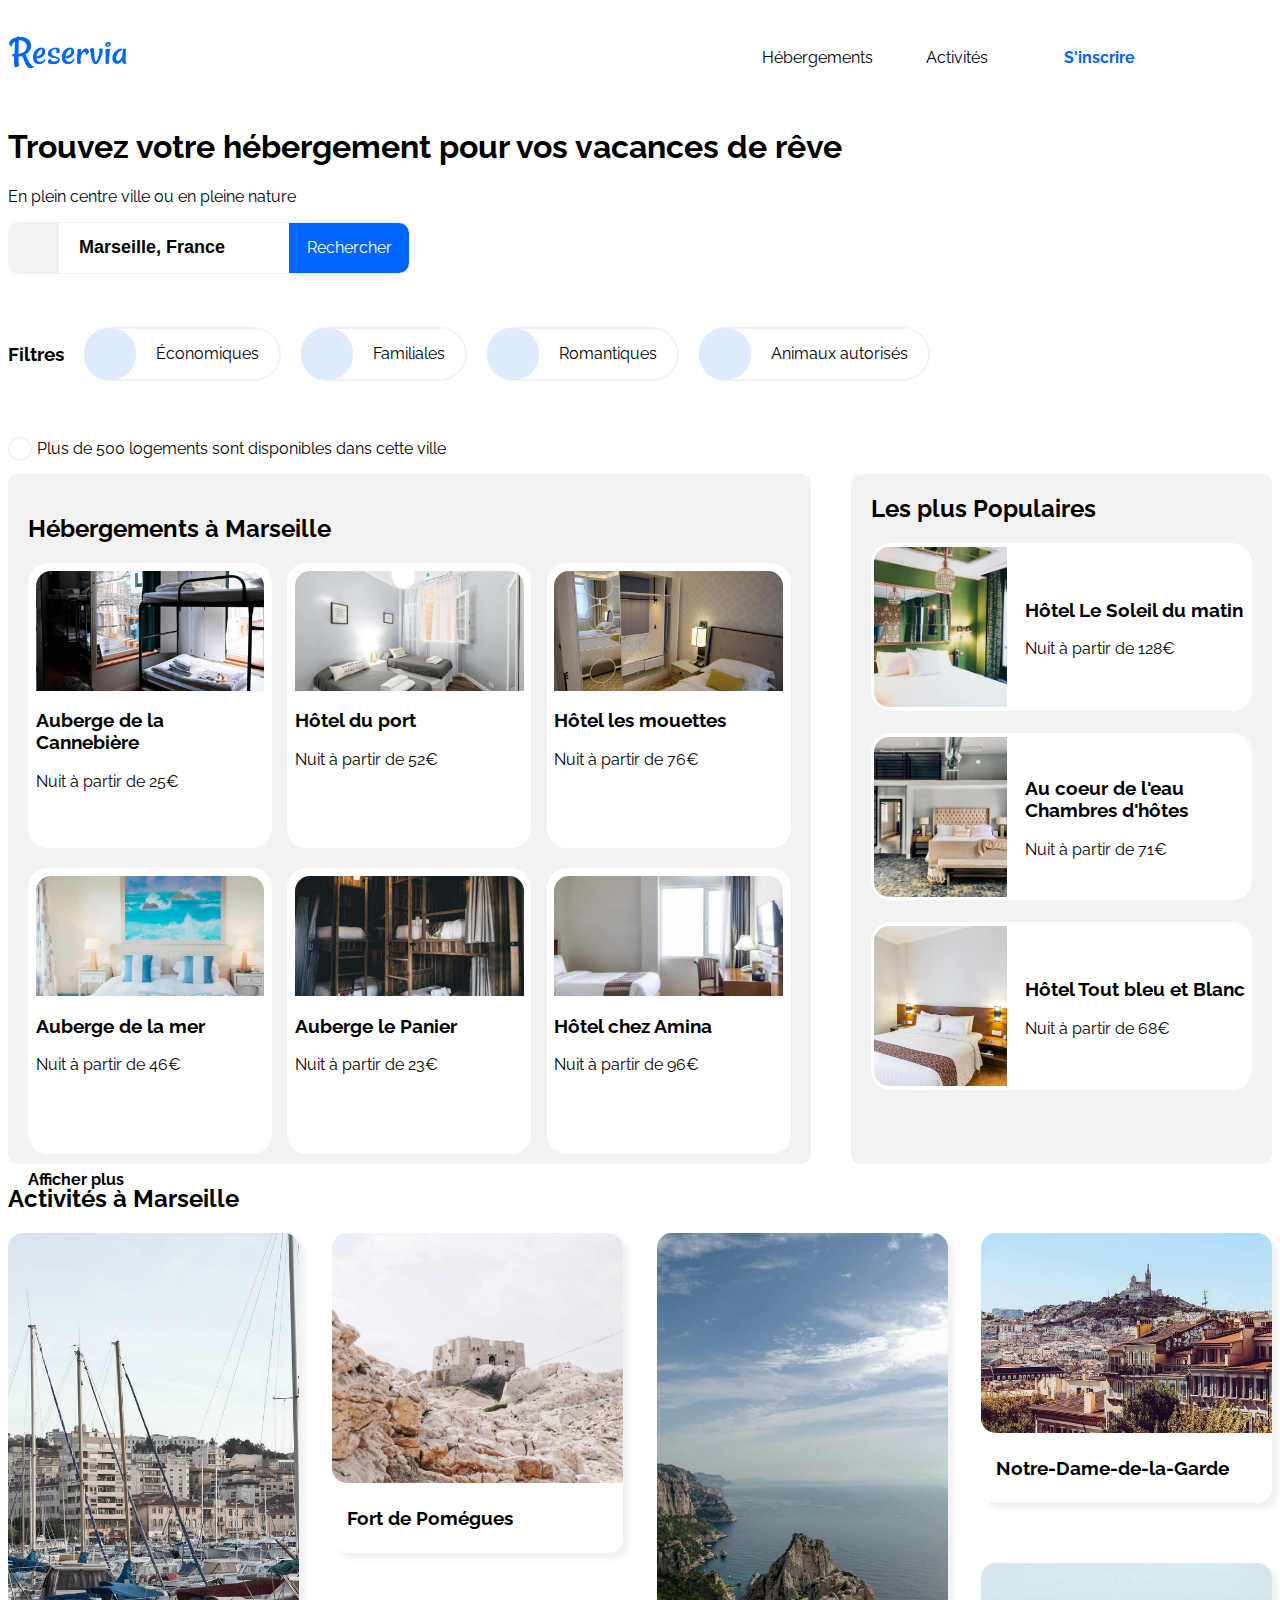
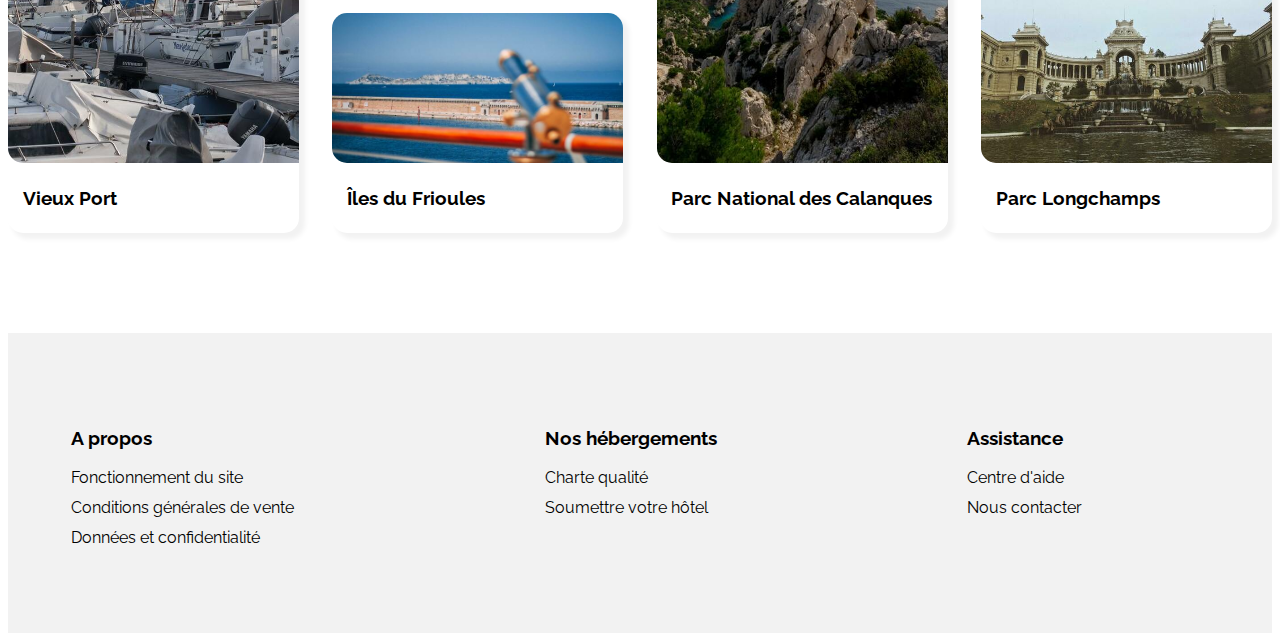
<file: index.html>
<!DOCTYPE html>
<html lang="en">

<head>
    <meta charset="UTF-8">
    <meta http-equiv="X-UA-Compatible" content="IE=edge" />
    <meta name="viewport" content="width=device-width, initial-scale=1.0" />
    <link rel="stylesheet" href="https://use.fontawesome.com/releases/v5.15.4/css/all.css"
        integrity="sha384-DyZ88mC6Up2uqS4h/KRgHuoeGwBcD4Ng9SiP4dIRy0EXTlnuz47vAwmeGwVChigm" crossorigin="anonymous">
    <link rel="preconnect" href="https://fonts.googleapis.com">
    <link rel="preconnect" href="https://fonts.gstatic.com" crossorigin>
    <link href="https://fonts.googleapis.com/css2?family=Raleway&display=swap" rel="stylesheet">
    <link rel="stylesheet" href="style/style.css">
    <link rel="stylesheet" href="style/responsive-tablette-style.css">
    <link rel="stylesheet" href="style/responsive-mobile-style.css" />

    <title>Reservia</title>
</head>

<body>
    <header>
    <nav class="sizeNavigation">
        <div class="sizeLiens flexBetween">
            <div>
                <img class="margeduLogo" src="./img/Reservia@3x.png" alt="Logo Reservia" width="120" height="50">

            </div>


            <div class="sizeLien1et2 flexCentre">
                <div class="sizeLien sizeLienMobile flexCentre bordureNavigation">
                    <a class="colorLien2 decorationDelete " href="#hebergements">Hébergements</a>
                </div>
                <div class="sizeLien sizeLienMobile flexCentre bordureNavigation">
                    <a class="colorLien2 decorationDelete" href="#activites">Activités</a>
                </div>
            </div>

                <div class="sizeLien flexCentre bordureNavigation">
                    <a class="texteGras sizeLienSinscrire colorBleu decorationDelete sizeLienInscrire" href="#">S'inscrire</a>
                </div>
            </div>

        </div>
    </nav>
    <header>
        <section>
            <div class="mobileTitreParagraphes">
                <h1 class="texteGras">Trouvez votre hébergement pour vos vacances de rêve</h1>
                <p class="mobileTitreParagraphes">En plein centre ville ou en pleine nature</p>
            </div>
            <div class="bordureSearch flexCentre">
                <div class="backGris flexCentre iconSize">
                    <i class="fas fa-map-marker-alt"></i>
                </div>
                <div>
                    <input class="recherche flexCentre bordureDelete paddingSearch" type="search"
                        value="Marseille, France" />

                </div>
                <div class="backBleu flexCentre buttonSearch">
                    <span class="mobileNone">Rechercher</span>
                    <span class="desktopNone1"><i class="fas fa-search"></i></span>
                </div>
            </div>

            <div class="filtrepourMobile filtre margeFiltre">
                <div class="margeFiltreduTitre">
                    <h3>Filtres</h3>
                </div>



                <div class="flexAround">

                    <div class="flexBetween filtreduTexteIcons filtreTexteIcons">
                        <i class="fas fa-money-bill-wave fa-lg filtredesIcons flexCentre"></i>
                        <div class="filtreTexte flexCentre">Économiques</div>
                    </div>
                    <div class="mobileEconomiques flexBetween filtreduTexteIcons filtreTexteIcons">
                        <i class="fas fa-child fa-lg filtredesIcons flexCentre"></i>
                        <div class="filtreTexte flexCentre">Familiales</div>
                    </div>
                </div>


                <div class="filtrepourMobile flexAround">
                    <div class="mobileFamiliales flexBetween filtreduTexteIcons filtreTexteIcons">
                        <i class="fas fa-heart fa-lg filtredesIcons flexCentre"></i>
                        <div class="filtreTexte flexCentre">Romantiques</div>
                    </div>
                    <div class="flexBetween filtreduTexteIcons filtreTexteIcons">
                        <i class="fas fa-dog fa-lg filtredesIcons flexCentre"></i>
                        <div class="filtreTexte flexCentre">Animaux autorisés</div>
                    </div>
                </div>
            </div>

            <div class="info">

                <div class="IconbBaliseParent flexCentre">
                    <i class="fas fa-info fa-xs colorBleu"></i>
                </div>

                <div>
                    <p>Plus de 500 logements sont disponibles dans cette ville</p>
                </div>


            </div>

        </section>
    </header>
    
    <section id="hebergements" class="flexAround">
        <div class="flexColumnAround sizeHebergements backGris blocHebergements">
            <h2>Hébergements à Marseille</h2>
            <div class="bloc1 flexBetween">
                <div class="cubeHebergements flexColumnCentre">
                    <div class="imagesHebergements1"></div>
                    <div class="cubeDetailsHebergements">
                        <h3>Auberge de la Cannebière</h3>
                        <p>Nuit à partir de 25€</p>
                        <div>
                            <i class="fas fa-star colorBleu"></i>
                            <i class="fas fa-star colorBleu"></i>
                            <i class="fas fa-star colorBleu"></i>
                            <i class="fas fa-star colorBleu"></i>
                            <i class="fas fa-star colorGris"></i>
                        </div>
                    </div>
                </div>

                <div class="cubeHebergements flexColumnCentre">
                    <div class="imagesHebergements2"></div>
                    <div class="cubeDetailsHebergements">
                        <h3>Hôtel du port</h3>
                        <p>Nuit à partir de 52€</p>
                        <div>
                            <i class="fas fa-star colorBleu"></i>
                            <i class="fas fa-star colorBleu"></i>
                            <i class="fas fa-star colorBleu"></i>
                            <i class="fas fa-star colorBleu"></i>
                            <i class="fas fa-star colorBleu"></i>
                        </div>

                    </div>
                </div>

                <div class="cubeHebergements flexColumnCentre">
                    <div class="imagesHebergements3"></div>
                    <div class="cubeDetailsHebergements">
                        <h3>Hôtel les mouettes</h3>
                        <p>Nuit à partir de 76€</p>
                        <div>
                            <i class="fas fa-star colorBleu"></i>
                            <i class="fas fa-star colorBleu"></i>
                            <i class="fas fa-star colorBleu"></i>
                            <i class="fas fa-star colorBleu"></i>
                            <i class="fas fa-star colorGris"></i>

                        </div>
                    </div>
                </div>
            </div>
            <div class="bloc2 flexBetween">
                <div class="cubeHebergements flexColumnCentre">
                    <div class="imagesHebergements4"></div>
                    <div class="cubeDetailsHebergements">
                        <h3>Auberge de la mer</h3>
                        <p>Nuit à partir de 46€</p>
                        <div>
                            <i class="fas fa-star colorBleu"></i>
                            <i class="fas fa-star colorBleu"></i>
                            <i class="fas fa-star colorBleu"></i>
                            <i class="fas fa-star colorGris"></i>
                            <i class="fas fa-star colorGris"></i>

                        </div>
                    </div>
                </div>

                <div class="cubeHebergements flexColumnCentre">
                    <div class="imagesHebergements5"></div>
                    <div class="cubeDetailsHebergements">
                        <h3>Auberge le Panier</h3>
                        <p>Nuit à partir de 23€</p>
                        <div>
                            <i class="fas fa-star colorBleu"></i>
                            <i class="fas fa-star colorBleu"></i>
                            <i class="fas fa-star colorBleu"></i>
                            <i class="fas fa-star colorBleu"></i>
                            <i class="fas fa-star colorGris"></i>

                        </div>
                    </div>
                </div>

                <div class="cubeHebergements flexColumnCentre">
                    <div class="imagesHebergements6"></div>
                    <div class="cubeDetailsHebergements">
                        <h3>Hôtel chez Amina</h3>
                        <p>Nuit à partir de 96€</p>
                        <div>
                            <i class="fas fa-star colorBleu"></i>
                            <i class="fas fa-star colorBleu"></i>
                            <i class="fas fa-star colorBleu"></i>
                            <i class="fas fa-star colorBleu"></i>
                            <i class="fas fa-star colorBleu"></i>
                        </div>

                    </div>
                </div>
            </div>


            <div></div>
            <p class="texteGras">Afficher plus</p>
        </div>
        <div class="sizePopulaires blocPopulaires  backGris">
            <div class="flexBetween">
                <h2 class="tabletteSizeTitre texteGras">Les plus Populaires</h2>
                <div><i class="fas fa-chart-line fa-2x"></i></div>
            </div>

            <div class="flexColumnAround ">

                <div class="blocPopulaire1et2 cubePopulaires flexCentre">
                    <div class="ImagesPopulaires1"></div>
                    <div class="cubeDetailsPopulaires">
                        <h3>Hôtel Le Soleil du matin</h3>
                        <p>Nuit à partir de 128€</p>

                        <div>
                            <i class="fas fa-star colorBleu"></i>
                            <i class="fas fa-star colorBleu"></i>
                            <i class="fas fa-star colorBleu"></i>
                            <i class="fas fa-star colorBleu"></i>
                            <i class="fas fa-star colorBleu"></i>
                        </div>
                    </div>

                </div>

                <div class="blocPopulaire1et2 cubePopulaires flexCentre">
                    <div class="ImagesPopulaires2"></div>
                    <div class="cubeDetailsPopulaires">
                        <h3>Au coeur de l'eau Chambres d'hôtes</h3>
                        <p>Nuit à partir de 71€</p>
                        <div>
                            <i class="fas fa-star colorBleu"></i>
                            <i class="fas fa-star colorBleu"></i>
                            <i class="fas fa-star colorBleu"></i>
                            <i class="fas fa-star colorBleu"></i>
                            <i class="fas fa-star colorGris"></i>

                        </div>
                    </div>

                </div>

                <div class=" cubePopulaires flexCentre">
                    <div class="ImagesPopulaires3"></div>
                    <div class="cubeDetailsPopulaires">
                        <h3>Hôtel Tout bleu et Blanc</h3>
                        <p>Nuit à partir de 68€</p>

                        <div>
                            <i class="fas fa-star colorBleu"></i>
                            <i class="fas fa-star colorBleu"></i>
                            <i class="fas fa-star colorBleu"></i>
                            <i class="fas fa-star colorBleu"></i>
                            <i class="fas fa-star colorGris"></i>
                        </div>
                    </div>

                </div>
            </div>
        </div>
    </section>
    <section id="activites" class="Activités margeActivites">
        <h2>Activités à Marseille</h2>
        <div class="blocActivites flexBetween">
            <div class="cubeActivites flexColumnCentre">
                <div class="imagesActivites1"></div>
                <div class="hauteurduTitre titreActivites">
                    <h3>Vieux Port</h3>
                </div>
            </div>


            <div class="blocActivites2356 flexColumnBetween">
                <div class="cubeActivites2356 flexColumnCentre">
                    <div class="imagesActivites2"></div>
                    <div class="hauteurduTitre titreActivites">
                        <h3>Fort de Pomégues</h3>
                    </div>
                </div>



                <div class="cubeActivites2356 flexColumnCentre">
                    <div class="imagesActivites3"></div>
                    <div class="hauteurduTitre titreActivites">
                        <h3>Îles du Frioules</h3>
                    </div>
                </div>
            </div>
            <div class="cubeActivites flexColumnCentre">
                <div class="imagesActivites4"></div>
                <div class="hauteurduTitre titreActivites">
                    <h3>Parc National des Calanques</h3>
                </div>
            </div>


            <div class="blocActivites2356 flexColumnBetween">
                <div class="cubeActivites2356 flexColumnCentre">
                    <div class="imagesActivites5"></div>
                    <div class="hauteurduTitre titreActivites">
                        <h3>Notre-Dame-de-la-Garde</h3>
                    </div>
                </div>


                <div class="cubeActivites2356 flexColumnCentre">
                    <div class="imagesActivites6"></div>
                    <div class="hauteurduTitre titreActivites">
                        <h3>Parc Longchamps</h3>
                    </div>
                </div>
            </div>
        </div>
    </section>
    <footer>
        <div class="footer backGris flexBetween">
            <div class="margeBlocFooter1 tailleBlockFooter">
                <h3>A propos</h3>
                <div class="divLienFooter"><a href="#" class="decorationDelete lienFooter">Fonctionnement du site</a>
                </div>
                <div class="divLienFooter"><a href="#" class="decorationDelete lienFooter">Conditions générales de
                        vente</a></div>
                <div class="divLienFooter"><a href="#" class="decorationDelete lienFooter">Données et
                        confidentialité</a></div>
            </div>

            <div class="tailleBlockFooter">
                <h3>Nos hébergements</h3>
                <div class="divLienFooter"><a href="#" class="decorationDelete lienFooter">Charte qualité</a></div>
                <div class="divLienFooter"><a href="#" class="decorationDelete lienFooter">Soumettre votre hôtel</a>
                </div>
            </div>

            <div class="margeBlocFooter3 tailleBlockFooter">
                <h3>Assistance</h3>
                <div class="divLienFooter"><a href="#" class="decorationDelete lienFooter">Centre d'aide</a></div>
                <div class="divLienFooter"><a href="#" class="decorationDelete lienFooter">Nous contacter</a></div>

            </div>

        </div>
    </footer>
</body>

</html>
</file>
<file: style/style.css>
/* Propriétés générales*/
html,body {
    font-family: Raleway;
}

.flexCentre { 
    display: flex;
    justify-content: center;
    align-items: center;
}

.flexAround {
    display: flex;
    justify-content: space-around;
    align-items: center;
}

.flexBetween {
    display: flex;
    justify-content: space-between;
    align-items: center;
}

.flexColumnCentre { 
    display: flex;
    flex-direction: column;
    justify-content: center;
}

.flexColumnAround {
    display: flex;
    flex-direction: column;
    justify-content: space-around;
}

.flexColumnBetween {
    display: flex;
    flex-direction: column;
    justify-content: space-between;
}

/* Supression de la ligne sous Hébergements, Activités, & S'inscrire.*/
.decorationDelete {
    text-decoration: none;
}

.bordureDelete {
    border: none;
}

.texteGras {
    font-weight: bold;
}

/* Couleur pour les textes*/
.colorBleu {
    color: #0065fc;
}

.colorBleuClair {
    color: #deebff
}

.colorGris {
    color: #f2f2f2;
}

/* Couleur pour les Background*/
.backBleu {
    background-color: #0065fc;
}

.backBleuClair {
    background-color: #deebff
}

.backGris {
    background-color: #f2f2f2;
}

/* NAVIGATION */
.sizeNavigation {
    height: auto;
}

/* ecart entre les liens*/
.sizeLiens {
    width: 70%;
}

.sizeLien1et2 {
    margin-left: 90%
}

.sizeLienSinscrire {
    margin-left: 10%
    
    
}

/* largeur des liens*/
.sizeLien {
    width: 140px;
    height: 99px;
}

.sizeLienInscrire {
    padding: 30px;
}

/* couleur du lien  2 */
.colorLien2 {
    color: black
}

/* La bordure au dessus de la barre de navigation */
.bordureNav {
    border-top: 1px solid transparent;
}

.bordureNavigation:hover {
    border-top: 1px solid #0065fc;
    cursor: pointer;
}


.bordureNavigation:hover > a {
    color: #0065fc;
}

.margeduLogo {
    margin-bottom: 7px;
}

/* Header */

.desktopNone {
    display: none;
}

.desktopNone1 {
    display: none;
}

.bordureSearch {
    width: 400px;
    border-radius: 10px;
    border: 0.5px solid #f2f2f2
}

/* Espace du texte de l'input (espace sur la barre de recherche pour que "Marseille" ne soit pas contre le bord) */

.paddingSearch {
    padding-left: 20px;
}

.recherche {
    height: 50px;
    width: 230px;
    font-size: 18px;
    color: black;
    font-weight: bold;
}

.iconSize {
    height: 50px;
    width: 50px;
    border-radius: 10px 0 0 10px;
}

/* taille du boutton rechercher */
.buttonSearch:hover {
    color:#0065fc;
    background-color: #f2f2f2;
}

.buttonSearch {
    height: 50px;
    width: 120px;
    color: white;
    cursor: pointer;
    border-radius: 0 10px 10px 0;
}

/* Les Filtres */
.margeFiltre {
    margin-top: 50px;
    margin-bottom: 40px;
}
.filtre {
    display: flex;
    align-items: center;
}

.margeFiltreduTitre {
    margin-right: 20px;
}

.filtreduTexteIcons {
    border: 2px solid #f2f2f2;
    height: 50px;
    border-radius: 30px;
    margin-right: 20px;
}

.filtreduTexteIcons:hover > .filtreTexte {
    color: #0065fc;
}

.filtreduTexteIcons:hover > .filtredesIcons {
    color: white;
    background-color: #0065fc;
}

.filtreTexte {
    height: 50px;
    padding-left: 20px;
    padding-right: 20px;
    border-radius: 0 25px 25px 0;

}

/* Cercle sur les icones du filtre de recherche */
.filtredesIcons {
    margin-left: -2px;
    border-radius: 25px;
    width: 52px;
    height: 52px;
    color: #0065fc;
    background-color: #deebff;
}

/* ICONE INFO (i) */
.info {
    display: flex;
    align-items: center;
}

.IconbBaliseParent {
    width: 20px;
    height: 20px;
    border: 2px solid #f2f2f2;
    border-radius: 25px;
    margin-right: 5px;
}

/* La section Hébergements */
.sizeHebergements {
    flex: 2;
    height: 650px;
    margin-right: 20px;
    border-radius: 10px;
}
.sizePopulaires {
    flex: 1;
    height: 650px;
    margin-left: 20px;
    border-radius: 10px;
}

.blocHebergements {
    padding-left: 20px;
    padding-right: 20px;
}

.bloc1 {
    margin-bottom: 10px;
}

.bloc2 {
    margin-top: 10px;
}

.cubeHebergements {
    width: 30%;
    height: auto;
    background-color: white;
    padding: 1%;
    border-radius: 20px;
/* Rajout afin de voir la version mobile et desktop */
    box-shadow: 5px 5px 5px 1px #f2f2f2;
}

.cubeHebergements:hover {
    cursor: pointer;
    transform: scale(1.1);
}

.cubeDetailsHebergements {
    width: 90%;
}

.imagesHebergements1 {
    background-image: url("../img/hebergements/4_small/marcus-loke-WQJvWU_HZFo-unsplash.jpg");
    background-size: cover;
    background-position: center;
    width: 100%;
    height: 120px;
    border-radius: 15px 15px 0 0;
}

.imagesHebergements2 {
    background-image: url("../img/hebergements/4_small/fred-kleber-gTbaxaVLvsg-unsplash.jpg");
    background-size: cover;
    background-position: center;
    width: 100%;
    height: 120px;
    border-radius: 15px 15px 0 0;
    }

.imagesHebergements3 {
    background-image: url("../img/hebergements/4_small/reisetopia-B8WIgxA_PFU-unsplash.jpg");
    background-size: cover;
    background-position: center;
    width: 100%;
    height: 120px;
    border-radius: 15px 15px 0 0;
    }

.imagesHebergements4 {
    background-image: url("../img/hebergements/4_small/annie-spratt-Eg1qcIitAuA-unsplash.jpg");
    background-size: cover;
    background-position: center;
    width: 100%;
    height: 120px;
    border-radius: 15px 15px 0 0;
    }

.imagesHebergements5 {
    background-image: url("../img/hebergements/4_small/nicate-lee-kT-ZyaiwBe0-unsplash.jpg");
    background-size: cover;
    background-position: center;
    width: 100%;
    height: 120px;
    border-radius: 15px 15px 0 0;
    }

.imagesHebergements6 {
    background-image: url("../img/hebergements/4_small/febrian-zakaria-M6S1WvfW68A-unsplash.jpg");
    background-size: cover;
    background-position: center;
    width: 100%;
    height: 120px;
    border-radius: 15px 15px 0 0;
    }

    /* Les plus Populaires */

    .blocPopulaires {
        padding-left: 20px;
        padding-right: 20px;
    }

    .blocPopulaire1et2 {
        margin-bottom: 22px;
    }

    .cubePopulaires {
        background-color: white;
        height: auto;
        padding: 1% 0 1% 1%;
        border-radius: 20px;
    }

    .cubePopulaires:hover {
        cursor: pointer;
        transform: scale(1.05);
    }
    .cubeDetailsPopulaires {
        width: 60%;
        padding-left: 5%;
    }

    .ImagesPopulaires1 {
        background-image: url("../img/hebergements/4_small/emile-guillemot-Bj_rcSC5XfE-unsplash.jpg");
        background-size: cover;
        background-position: center;
        width: 35%;
        height: 160px;
        border-radius: 15px 0 0 15px;
        }

    .ImagesPopulaires2 {
        background-image: url("../img/hebergements/4_small/aw-creative-VGs8z60yT2c-unsplash.jpg");
        background-size: cover;
        background-position: center;
        width: 35%;
        height: 160px;
        border-radius: 15px 0 0 15px;
        }
            
    .ImagesPopulaires3 {
        background-image: url("../img/hebergements/4_small/febrian-zakaria-sjvU0THccQA-unsplash.jpg");
        background-size: cover;
        background-position: center;
        width: 35%;
        height: 160px;
        border-radius: 15px 0 0 15px;
        }

    /* La partie Activités */

    .Activites {
        margin-top: 50px;
        margin-bottom: 50px;
        }

    .blocActivites {
        width: 100%;
        height: 600px;
    }

    .blocActivites2356 {
        width: 23%;
        height: 600px;
    }

    /* Réglages des blocs */

    .cubeActivites {
        width: 23%;
        border-radius: 15px;
        box-shadow: 5px 5px 5px 1px #f2f2f2;
    }
    .cubeActivites:hover {
        cursor: pointer;
        transform: scale(1.03);
    }

    .cubeActivites2356 {
        width: 100%;
        border-radius: 15px;
        box-shadow: 5px 5px 5px 1px #f2f2f2;
    }

    .cubeActivites2356:hover {
        cursor: pointer;
        transform: scale(1.03);
    }

    /* Fin du réglagles des blocs */

    .hauteurduTitre {
        height: 70px;
    }

    .titreActivites {
        display: flex;
        justify-content: flex-start;
        align-items: center;
        padding-left: 5%;
        width: 95%;
    }

    .imagesActivites1 {
        background-image: url("../img/activites/3_medium/reno-laithienne-QUgJhdY5Fyk-unsplash.jpg");
        background-size: cover;
        background-position: center;
        width: 100%;
        height: 530px;
        border-radius: 15px 15px 0 15px;
    }

    .imagesActivites2 {
        background-image: url("../img/activites/3_medium/paul-hermann-QFTrLdQIRhI-unsplash.jpg");
        background-size: cover;
        background-position: center;
        width: 100%;
        height: 250px;
        border-radius: 15px 15px 0 15px;
    }

    .imagesActivites3 {
        background-image: url("../img/activites/4_small/kevin-hikari-rV_Qd1l-VXg-unsplash.jpg");
        background-size: cover;
        background-position: center;
        width: 100%;
        height: 150px;
        border-radius: 15px 15px 0 15px;
    }

    .imagesActivites4 {
        background-image: url("../img/activites/3_medium/kilyan-sockalingum-NR8-cBCN3aI-unsplash.jpg");
        background-size: cover;
        background-position: center;
        width: 100%;
        height: 530px;
        border-radius: 15px 15px 0 15px;
    }

    .imagesActivites5 {
        background-image: url("../img/activites/4_small/florian-wehde-xW9e8gdotxI-unsplash.jpg");
        background-size: cover;
        background-position: center;
        width: 100%;
        height: 200px;
        border-radius: 15px 15px 0 15px;
    }

    .imagesActivites6 {
        background-image: url("../img/activites/4_small/lena-paulin-wH2-EJoDcV0-unsplash.jpg");
        background-size: cover;
        background-position: center;
        width: 100%;
        height: 200px;
        border-radius: 15px 15px 0 15px;
    }

    /* Le Footer */

    .footer {
        height: 300px;
        margin-top: 100px;
    }

    .tailleBlockFooter {
        height: 150px;
    }

    .margeBlocFooter1 {
        margin-left: 5%;
    }

    .margeBlocFooter3 {
        margin-right: 15%;
    }

    .lienFooter {
        color: black;
    }

    .divLienFooter {
        height: 30px;
    }

    /* Partie RESPONSIVE */
</file>
<file: style/responsive-tablette-style.css>
@media screen and (max-width:1295px) {
    .sizeLien1et2 {
        margin-left: 70%;
    } 
    
    
    .cubeDetailsHebergements {
        min-height: 150px;
    }
    
    .sizeHebergements {
        min-height: auto;
        padding: 20px;
    }
    
    .sizePopulaires {
        min-height: auto;
        padding: 20px;
    }
    
    .tabletteSizeTitre {
        margin-top: 0;
    } 
    
    }
    
    @media screen and (max-width:990px) {

    .filtrepourMobile {
        flex-direction: column;
        align-items: flex-start;
    }
    

    .filtreTexteIcons {
        margin-bottom: 2px;
    }
    
    #hebergements {
        flex-direction: column-reverse;
        width: 100%;
        }

    .blocHebergements {
        flex: none;
        width: 90%;
        margin-right: 0;
        margin-top: 50px;
        padding: 5%;
    }

    .blocPopulaires {
        flex: none;
        width: 90%;
        margin-left: 0;
        padding: 5%
    }

}
</file>
<file: style/responsive-mobile-style.css>
@media screen and (max-width:770px) {
    .sizeLiens {
        width: 90%;
    }

    .sizeLien1et2 {
        margin-left: 20%;
    }
    .blocHebergements {
        height: auto;
    }

    .bloc1 {
        flex-direction: column;
        margin-bottom: 0;
    }

    .bloc2 {
        flex-direction: column;
        margin-top: 0;
    }

    .cubeHebergements {
        width: 100%;
        margin-bottom: 50px;
    }

    .cubeDetailsHebergements {
        min-height: auto;
    }

    .blocActivites {
        flex-direction: column;
        height: auto;
    }

    .cubeActivites {
        width: 100%;
        margin-bottom: 50px;
    }

    .blocActivites2356 {
        width: 100%;
        height: auto;
    }

    .cubeActivites2356 {
        margin-bottom: 50px;
    }

    .imagesActivites1,
    .imagesActivites2,
    .imagesActivites3,
    .imagesActivites4,
    .imagesActivites5,
    .imagesActivites6 {
        height: 200px
    }

    .footer {
        flex-direction: column;
        align-items: flex-start;
        height: auto;
        padding-left: 20px;
    }

    .margeBlocFooter1 {
        margin-left: 0;
    }

    @media screen and (max-width:600px) {

        .sizeLien1et2 {
            order: 1;
            width: 100%;
            margin-left: 0;
        }

        .sizeLienMobile {
            width: 50%;
            border-top: 0;
            border-bottom: 5px solid #f2f2f2;
        }

        .sizeLiens {
            width: 100%;
            flex-direction: row;
            flex-wrap: wrap;
        }

        .sizeLienMobile:hover {
            border-top: 0;
            border-bottom: 5px solid #0065fc;
        }
        
        .mobileTitreH1 {
            font-size: x-large;
        }

        .filtreTexteIcons {
            margin-bottom: 20px;
        }
        
        .bordureSearch {
            width: auto;
            border: none;
        }

        .recherche {
            width: 200px;
            border-bottom: 1px solid #f2f2f2;
            border-top: 1px solid #f2f2f2;
        }

        .buttonSearch {
            width: 50px;
            border-radius: 15px;
            border-bottom: 1px solid #f2f2f2;
            border-top: 1px solid #f2f2f2;
        }

        .desktopNone1 {
            display: block;
        }

        .desktopNone {
            display: none;
        }

        .mobileNone {
            display: none;
        }
    }
        .margeFiltre {
            padding-left: 5%;
        }

        .mobileEconomiques {
            margin-right: 5px;

        }

        .mobileFamiliales {
            margin-right: 0;
        }

        .filtreTexte {
            padding-left: 10px;
            padding-right: 10px;
        }

        .info {
            padding-left: 5%;
        }

        .blocPopulaires {
            border-radius: 0;
        }

        .blocHebergements {
            background-color: white;
        }

        .mobileTitreParagraphes {
            padding-left: 5%;
        }

        .margeduLogo {
            padding: 20px;
            margin-bottom: 7px;
        }

        .margeActivites {
            padding: 20px;
        }

        .blocActivites {
            padding: 5%;
            width: 90%;
        }
        html,
        body {
        margin: 0;
        padding: 0;
    }
}
</file>
